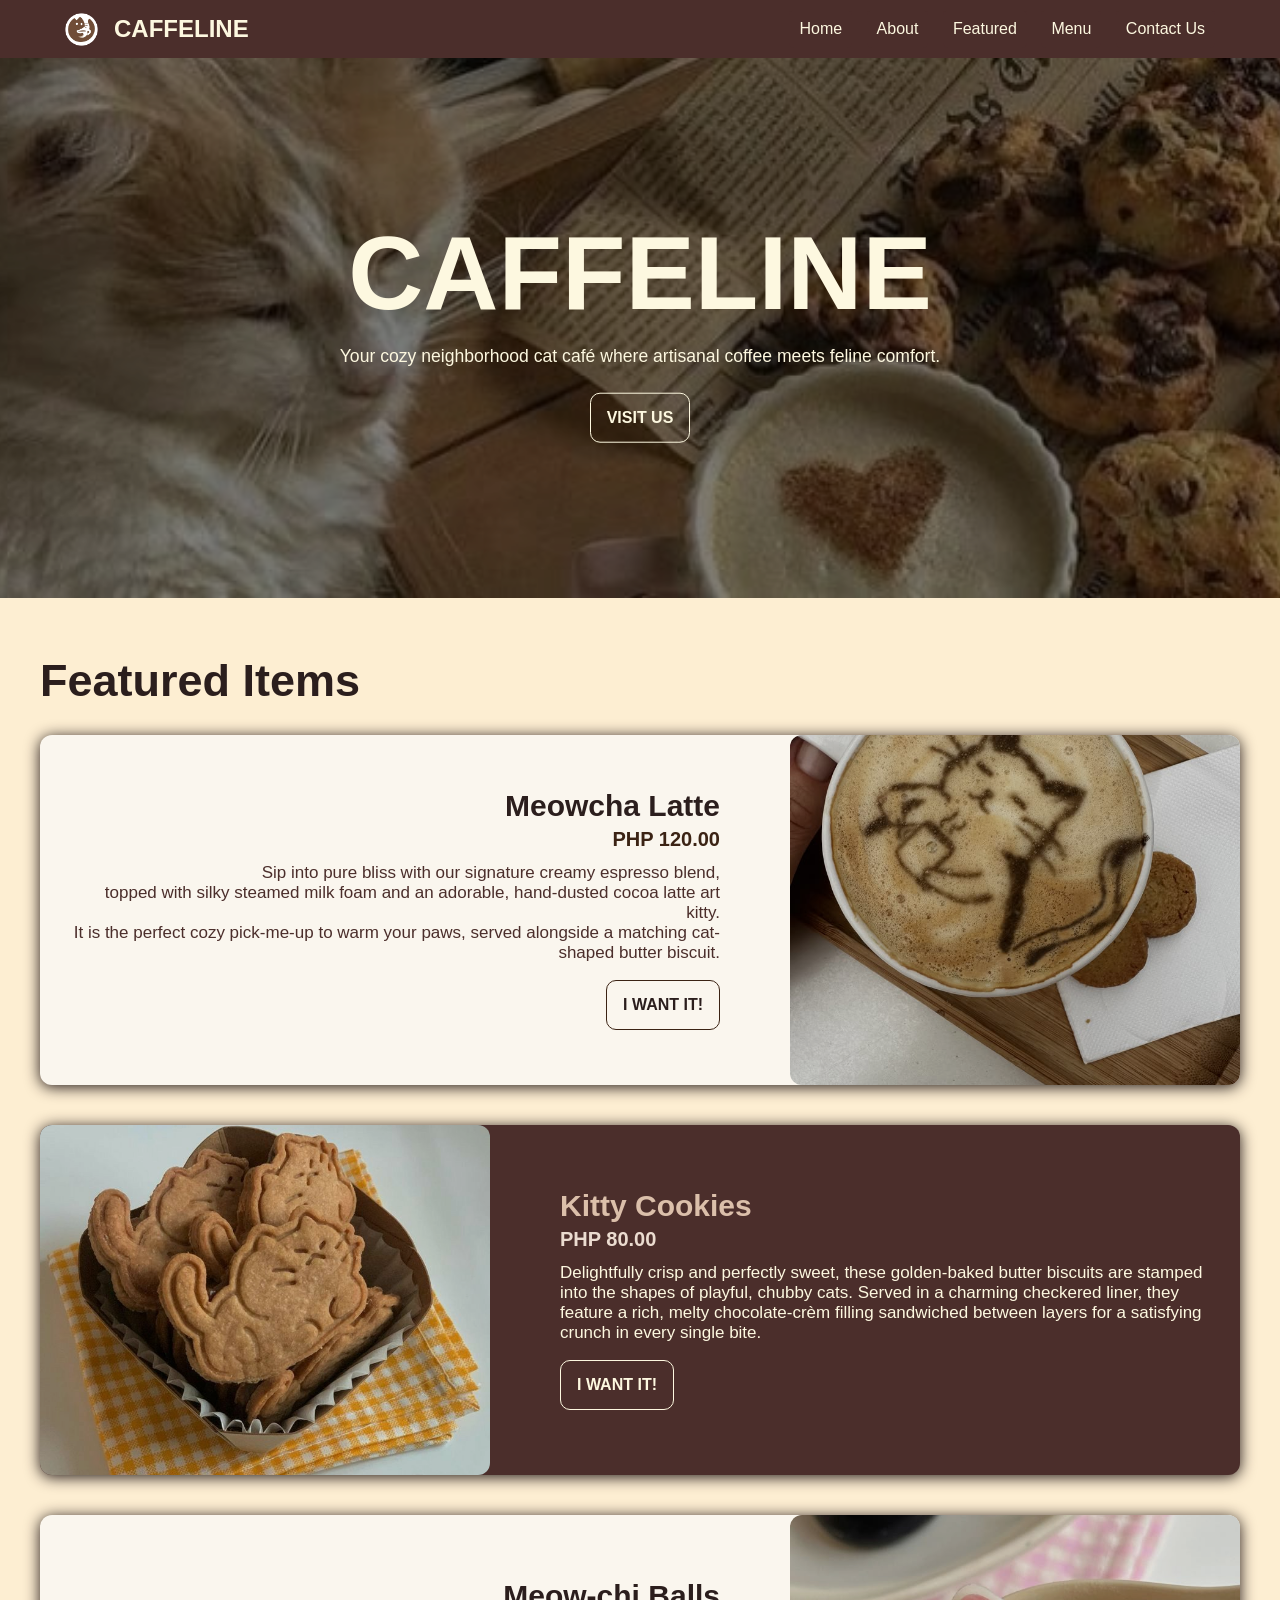
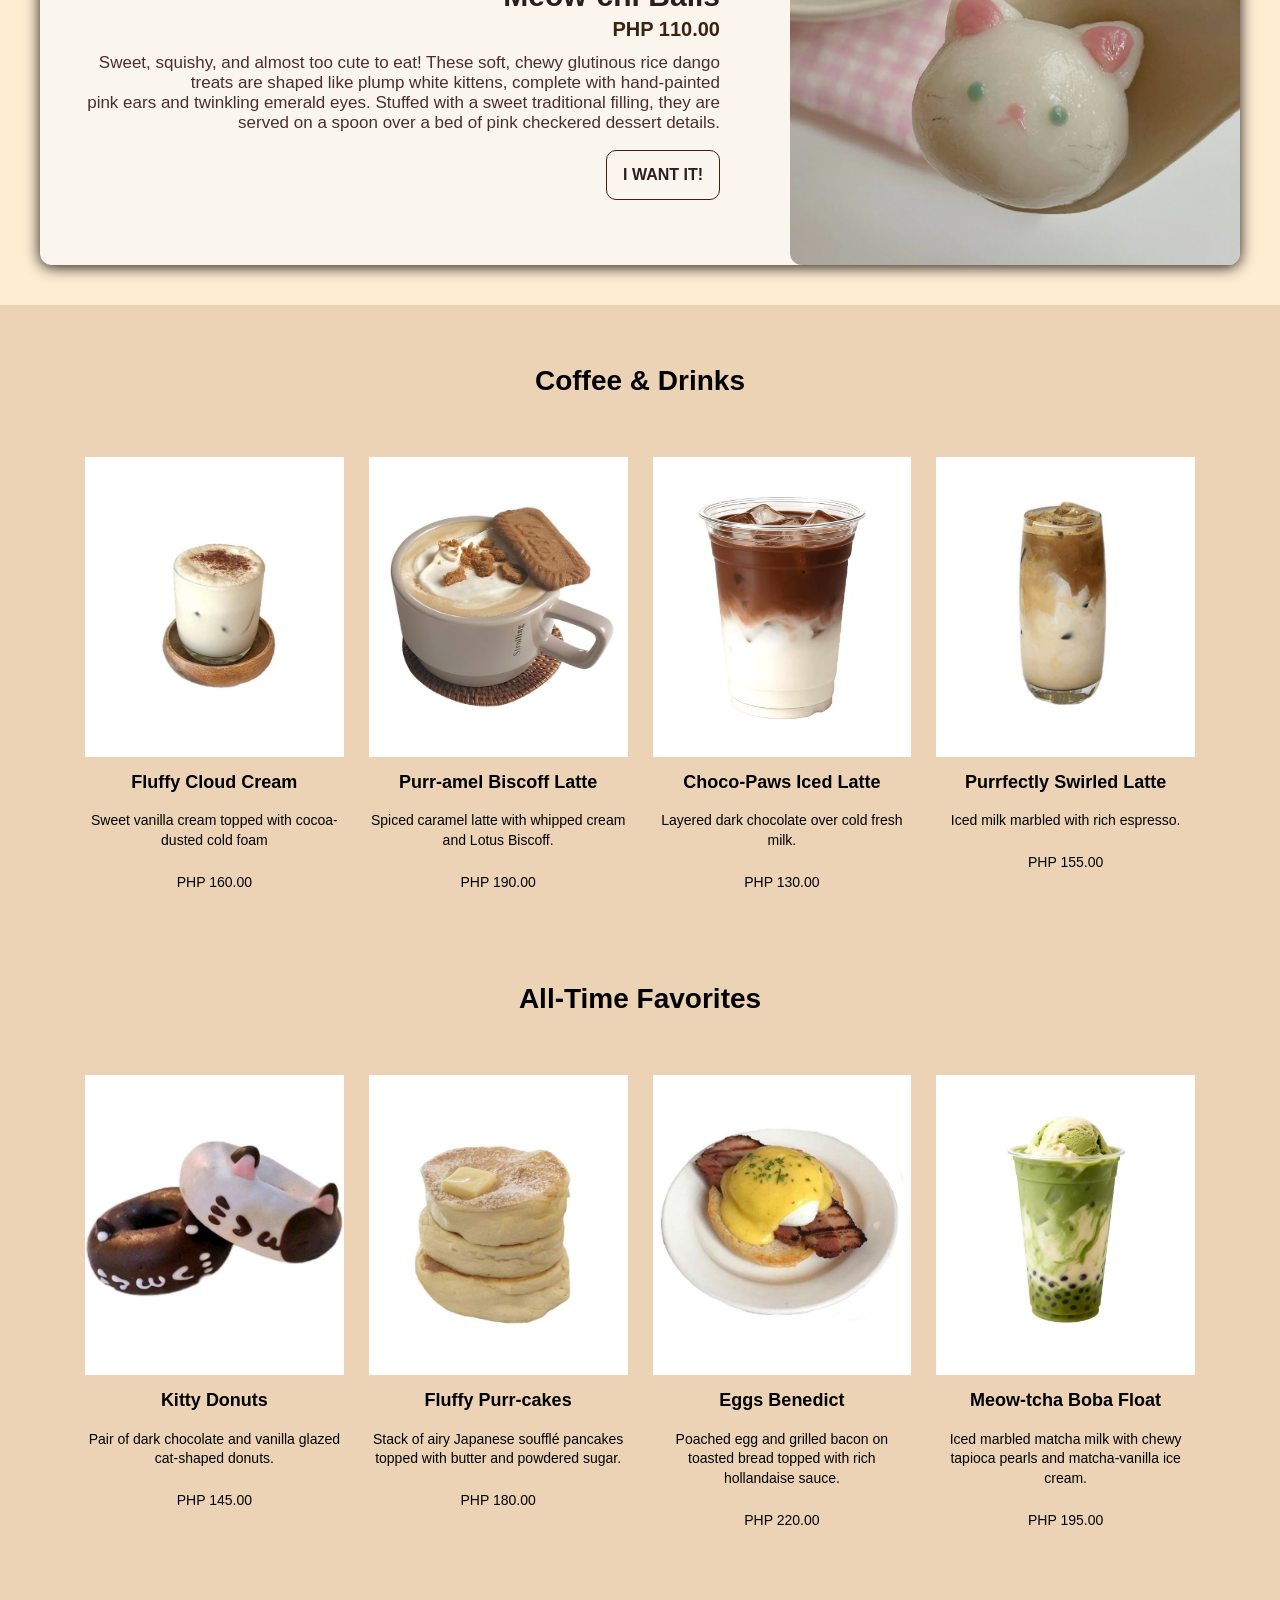
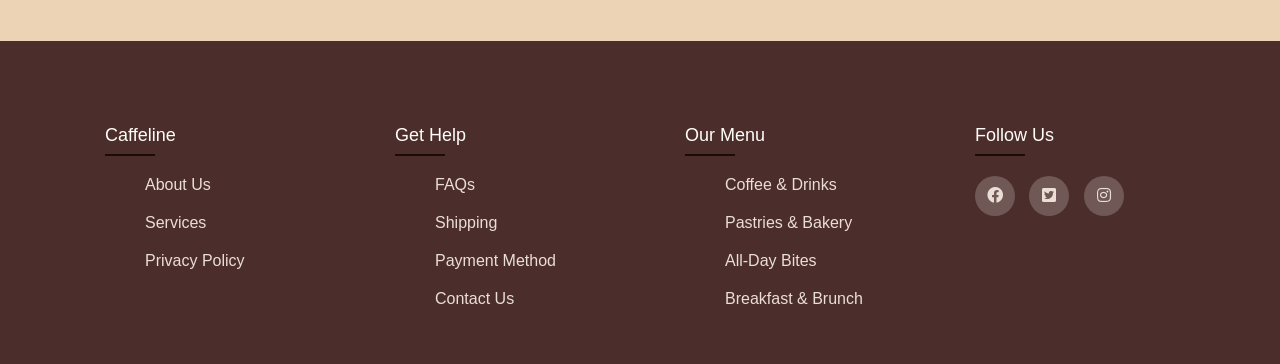
<file: index.html>
<!DOCTYPE html>
<html lang="en">
<head>
    <meta charset="UTF-8">
    <meta name="viewport" content="width=device-width, initial-scale=1.0">
    <title>Caffeline</title>
    <link rel="stylesheet" href="caffeline.css">
    <link rel="stylesheet" href="https://use.fontawesome.com/releases/v5.8.2/css/all.css">
</head>
<body>
    <header>
        <div class="logo-container">
            <a href="#">
                <img src="Untitled design (1).png" alt="Caffeline Logo" class="logo-img">
                <span class="logo-text">CAFFELINE</span>
            </a>
        </div>

        <nav>
            <a href="#Home">Home</a>
            <a href="aboutus.html">About</a>
            <a href="#Featured-Items">Featured</a>
            <a href="#Menu">Menu</a>
            <a href="contact.html">Contact Us</a>
        </nav>
    </header>

    <section class="hero" id="Home">
        <div class="hero-container">
            <img src="hero2.jpg" alt="meow">
            
        
            <div class="hero-welcome">
                <h2>CAFFELINE</h2>
                <p>Your cozy neighborhood cat café where artisanal coffee meets feline comfort.</p>
                <button class="b">VISIT US</button>
            </div>
        </div>
    </section>

    <section class="feature" id="Featured-Items">
        <div class="feature-container">

            <div class="feature-header">
                <h2>Featured Items</h2>
            </div>
            
            <div class="feature-item">
                <div class="feature-img">
                    <img src="coffee.jpg" alt="meowcha">
                </div>
                
                <div class="feature-content">
                    <h3>Meowcha Latte</h3>
                    <h4>PHP 120.00</h4>
                    <p>Sip into pure bliss with our signature creamy espresso blend, <br> topped with silky steamed milk foam and an adorable, hand-dusted cocoa latte art kitty. <br> It is the perfect cozy pick-me-up to warm your paws, served alongside a matching cat-shaped butter biscuit.</p>
                    <button class="feature-button">I WANT IT!</button>
                </div>
            </div>

            <div class="feature-item2">
                <div class="feature-img">
                    <img src="kitty cookies.jpg" alt="cookies">
                </div>
                
                <div class="feature-content2">
                    <h3>Kitty Cookies</h3>
                    <h4>PHP 80.00</h4>
                    <p>Delightfully crisp and perfectly sweet, these golden-baked butter biscuits are stamped <br> into the shapes of playful, chubby cats. Served in a charming checkered liner, they <br> feature a rich, melty chocolate-crèm filling sandwiched between layers for a satisfying crunch in every single bite.</p>
                    <button class="feature-button2">I WANT IT!</button>
                </div>
            </div>

            <div class="feature-item">
                <div class="feature-img">
                    <img src="mochi.jpg" alt="mochi">
                </div>
                
                <div class="feature-content">
                    <h3>Meow-chi Balls</h3>
                    <h4>PHP 110.00</h4>
                    <p>Sweet, squishy, and almost too cute to eat! These soft, chewy glutinous rice dango <br> treats are shaped like plump white kittens, complete with hand-painted <br> pink ears and twinkling emerald eyes. Stuffed with a sweet traditional filling, they are served on a spoon over a bed of pink checkered dessert details.</p>
                    <button class="feature-button">I WANT IT!</button>
                </div>
            </div>
        </div>
    </section>

    <section class="Menu" id="Menu">
        <div class="menu-header">
                <h2>Coffee & Drinks</h2>
        </div>

        <div class="menu-container">

            <div class="menu-item">
                <div class="product">
                    <a href=""><img src="white.jpg" style="height: 300px;"></a>
                    <div class="overlay">
                        <button type="button" class="bruh" title="Quick Shop"><i class="far fa-eye"></i></button>
                        <button type="button" class="bruh" title="Add to Wishlist"><i class="fas fa-heart"></i></button>
                    </div>
                </div>

                <div class="product-text">
                    <h2>Fluffy Cloud Cream</h2>
                    <h4>Sweet vanilla cream topped with cocoa-dusted cold foam</h4>
                    <h5>PHP 160.00</h5>
                </div>
            </div>

            <div class="menu-item">
                <div class="product">
                    <a href=""><img src="biscoff.jpg" style="height: 300px;"></a>
                    <div class="overlay">
                        <button type="button" class="bruh" title="Quick Shop"><i class="far fa-eye"></i></button>
                        <button type="button" class="bruh" title="Add to Wishlist"><i class="fas fa-heart"></i></button>
                    </div>
                </div>

                <div class="product-text">
                    <h2>Purr-amel Biscoff Latte</h2>
                    <h4>Spiced caramel latte with whipped cream and Lotus Biscoff.</h4>
                    <h5>PHP 190.00</h5>
                </div>
            </div>

            <div class="menu-item">
                <div class="product">
                    <a href=""><img src="chocolatte.jpg" style="height: 300px;"></a>
                    <div class="overlay">
                        <button type="button" class="bruh" title="Quick Shop"><i class="far fa-eye"></i></button>
                        <button type="button" class="bruh" title="Add to Wishlist"><i class="fas fa-heart"></i></button>
                    </div>
                </div>

                <div class="product-text">
                    <h2>Choco-Paws Iced Latte</h2>
                    <h4>Layered dark chocolate over cold fresh milk.</h4>
                    <h5>PHP 130.00</h5>
                </div>
            </div>


            <div class="menu-item">
                <div class="product">
                    <a href=""><img src="coffeeice.jpg" style="height: 300px;"></a>
                    <div class="overlay">
                        <button type="button" class="bruh" title="Quick Shop"><i class="far fa-eye"></i></button>
                        <button type="button" class="bruh" title="Add to Wishlist"><i class="fas fa-heart"></i></button>
                    </div>
                </div>

                <div class="product-text">
                    <h2>Purrfectly Swirled Latte</h2>
                    <h4>Iced milk marbled with rich espresso.</h4>
                    <h5>PHP 155.00</h5>
                </div>
            </div>
        </div>

        <div class="menu-header">
            <h2>All-Time Favorites</h2>
        </div>

        <div class="menu-container">

            <div class="menu-item">
                <div class="product">
                    <a href=""><img src="meow donuts.jpg" style="height: 300px;"></a>
                    <div class="overlay">
                        <button type="button" class="bruh" title="Quick Shop"><i class="far fa-eye"></i></button>
                        <button type="button" class="bruh" title="Add to Wishlist"><i class="fas fa-heart"></i></button>
                    </div>
                </div>

                <div class="product-text">
                    <h2>Kitty Donuts</h2>
                    <h4>Pair of dark chocolate and vanilla glazed cat-shaped donuts.</h4>
                    <h5>PHP 145.00</h5>
                </div>
            </div>

            <div class="menu-item">
                <div class="product">
                    <a href=""><img src="pankek.jpg" style="height: 300px;"></a>
                    <div class="overlay">
                        <button type="button" class="bruh" title="Quick Shop"><i class="far fa-eye"></i></button>
                        <button type="button" class="bruh" title="Add to Wishlist"><i class="fas fa-heart"></i></button>
                    </div>
                </div>

                <div class="product-text">
                    <h2>Fluffy Purr-cakes</h2>
                    <h4>Stack of airy Japanese soufflé pancakes topped with butter and powdered sugar.</h4>
                    <h5>PHP 180.00</h5>
                </div>
            </div>

            <div class="menu-item">
                <div class="product">
                    <a href=""><img src="eggsbenedik.jpg" style="height: 300px;"></a>
                    <div class="overlay">
                        <button type="button" class="bruh" title="Quick Shop"><i class="far fa-eye"></i></button>
                        <button type="button" class="bruh" title="Add to Wishlist"><i class="fas fa-heart"></i></button>
                    </div>
                </div>

                <div class="product-text">
                    <h2>Eggs Benedict</h2>
                    <h4>Poached egg and grilled bacon on toasted bread topped with rich hollandaise sauce.</h4>
                    <h5>PHP 220.00</h5>
                </div>
            </div>


            <div class="menu-item">
                <div class="product">
                    <a href=""><img src="green.jpg" style="height: 300px;"></a>
                    <div class="overlay">
                        <button type="button" class="bruh" title="Quick Shop"><i class="far fa-eye"></i></button>
                        <button type="button" class="bruh" title="Add to Wishlist"><i class="fas fa-heart"></i></button>
                    </div>
                </div>

                <div class="product-text">
                    <h2>Meow-tcha Boba Float</h2>
                    <h4>Iced marbled matcha milk with chewy tapioca pearls and matcha-vanilla ice cream.</h4>
                    <h5>PHP 195.00</h5>
                </div>
            </div>

        </div>
    </section>


    <footer class="footer" id="Contact">
        <div class="footer-container">
           <div class="row">
                <div class="footer-deets">
                    <h4>Caffeline</h4>
                    <ul>
                        <li><a href="#">About us</a></li>
                        <li><a href="#">Services</a></li>
                        <li><a href="#">Privacy Policy</a></li>
                    </ul>
                </div> 
                
                <div class="footer-deets">
                    <h4>Get Help</h4>
                    <ul>
                        <li><a href="#">FAQs</a></li>
                        <li><a href="#">Shipping</a></li>
                        <li><a href="#">Payment Method</a></li>
                        <li><a href="#">Contact Us</a></li>
                    </ul>
                </div>

                <div class="footer-deets">
                    <h4>Our Menu</h4>
                    <ul>
                        <li><a href="#">Coffee & Drinks</a></li>
                        <li><a href="#">Pastries & Bakery</a></li>
                        <li><a href="#">All-Day Bites</a></li>
                        <li><a href="#">Breakfast & Brunch</a></li>
                    </ul>
                </div>

                <div class="footer-deets">
                    <h4>Follow Us</h4>
                    <div class="social-links">
                        <a href="#"><i class="fab fa-facebook text-white mx-0"></i></a>
					    <a href="#"><i class="fab fa-twitter-square text-white mx-4"></i></a>
					    <a href="#"><i class="fab fa-instagram text-white"></i></a>
                    </div>
                </div>  
            </div>
        </div>
    </footer>

</body>
</html>
</file>
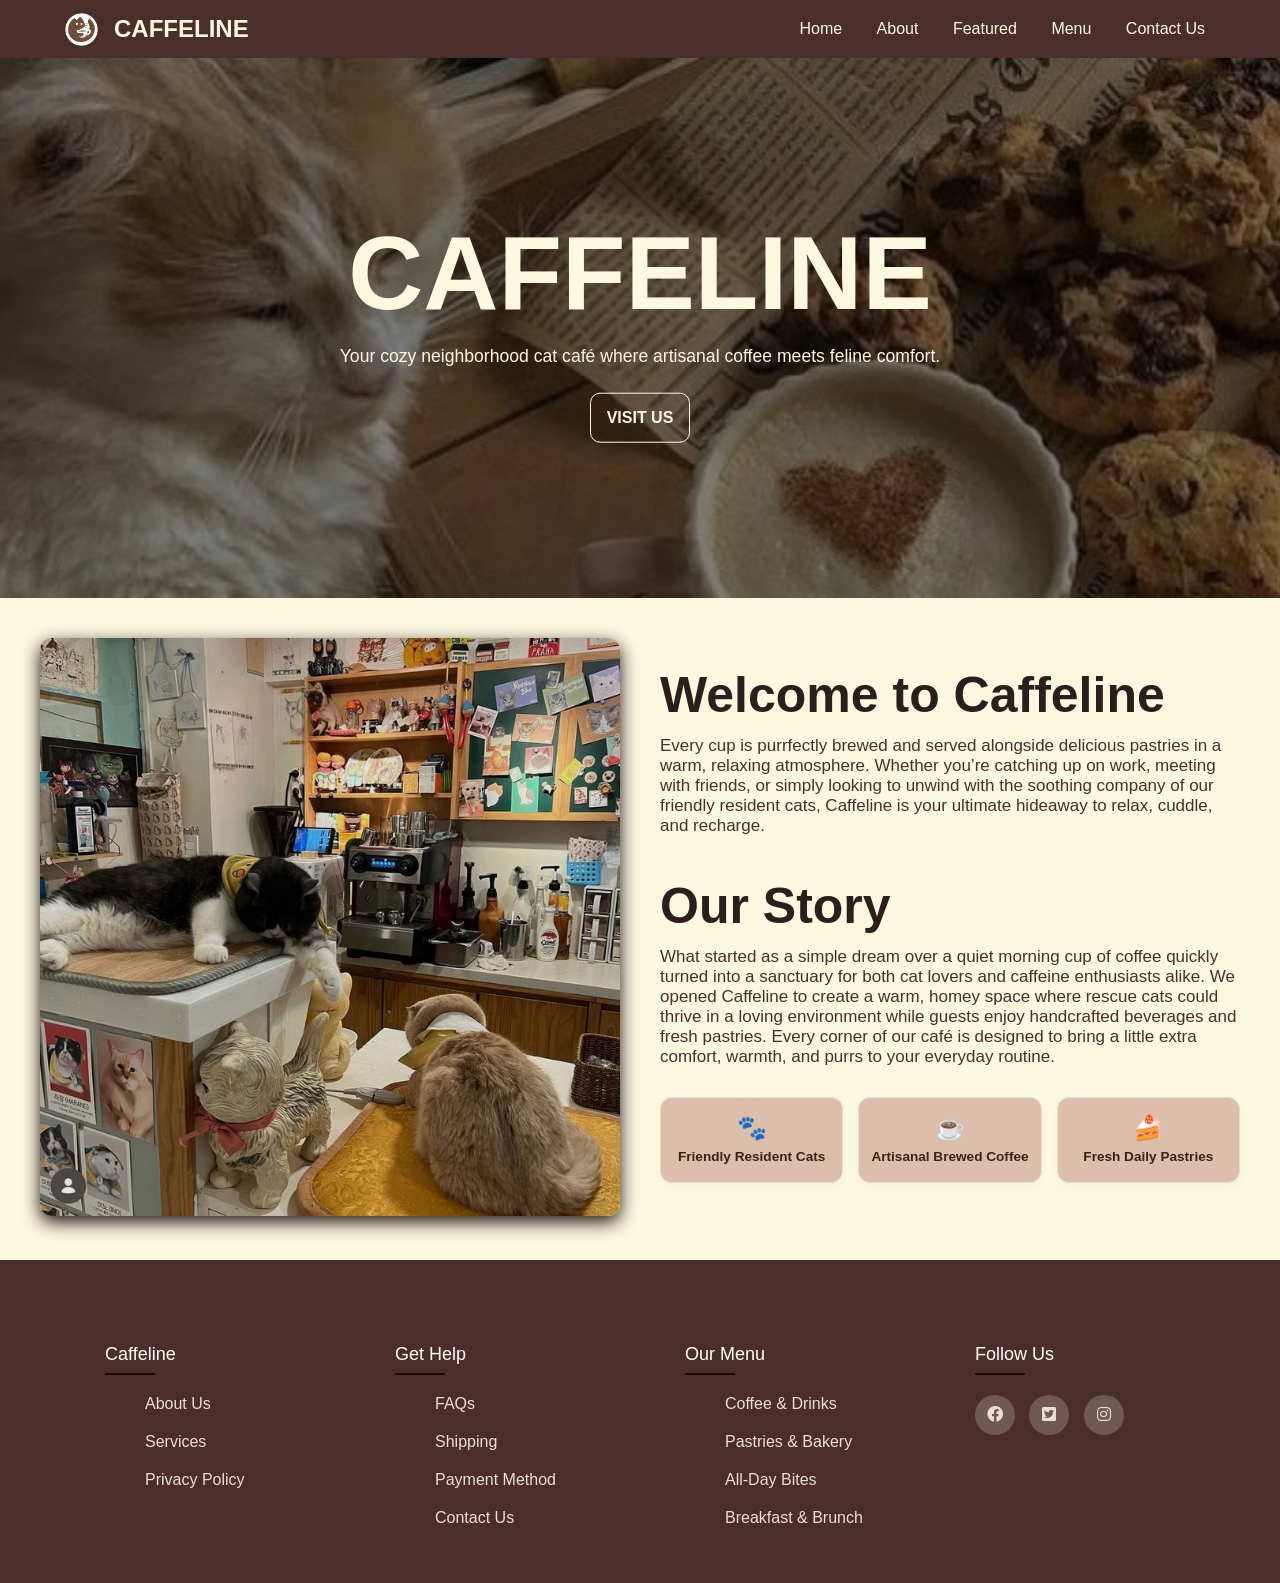
<file: aboutus.html>
<!DOCTYPE html>
<html lang="en">
<head>
    <meta charset="UTF-8">
    <meta name="viewport" content="width=device-width, initial-scale=1.0">
    <title>Caffeline</title>
    <link rel="stylesheet" href="caffeline.css">
    <link rel="stylesheet" href="https://use.fontawesome.com/releases/v5.8.2/css/all.css">
</head>
<body>
    <header>
        <div class="logo-container">
            <a href="#">
                <img src="Untitled design (1).png" alt="Caffeline Logo" class="logo-img">
                <span class="logo-text">CAFFELINE</span>
            </a>
        </div>

        <nav>
            <a href="index.html">Home</a>
            <a href="#About">About</a>
            <a href="index.html">Featured</a>
            <a href="index.html">Menu</a>
            <a href="contact.html">Contact Us</a>
        </nav>
    </header>

    <section class="hero" id="Home">
        <div class="hero-container">
            <img src="hero2.jpg" alt="meow">
            
        
            <div class="hero-welcome">
                <h2>CAFFELINE</h2>
                <p>Your cozy neighborhood cat café where artisanal coffee meets feline comfort.</p>
                <button class="b">VISIT US</button>
            </div>
        </div>
    </section> 

     <section class="about" id="About">
        <div class="about-container">

            <div class="about-image">
                <img src="cat.jpg" alt="cozycat">
            </div>

            <div class="about-content">
                <h2>Welcome to Caffeline</h2>
                <p>Every cup is purrfectly brewed and served alongside delicious pastries in a warm, relaxing atmosphere. 
                    Whether you’re catching up on work, meeting with friends, or simply looking to unwind with the soothing company of our friendly resident cats, 
                    Caffeline is your ultimate hideaway to relax, cuddle, and recharge.
                </p>

                <h2>Our Story </h2>
                <p>
                    What started as a simple dream over a quiet morning cup of coffee quickly turned into a sanctuary for both cat lovers and caffeine enthusiasts alike. 
                    We opened Caffeline to create a warm, homey space where rescue cats could thrive in a loving environment while guests enjoy handcrafted beverages and fresh pastries.
                    Every corner of our café is designed to bring a little extra comfort, warmth, and purrs to your everyday routine.
                </p>

                <div class="feature-box">
                    <div class="feature-card">
                        <span class="card-icon">🐾</span>
                        <span class="card-text">Friendly Resident Cats</span>
                    </div>

                    <div class="feature-card">
                        <span class="card-icon">☕</span>
                        <span class="card-text">Artisanal Brewed Coffee</span>
                    </div>

                    <div class="feature-card">
                    <span class="card-icon">🍰</span>
                    <span class="card-text">Fresh Daily Pastries</span>
                    </div>
                </div>
            </div>
        </div>
    </section>

     <footer class="footer" id="Contact">
        <div class="footer-container">
           <div class="row">
                <div class="footer-deets">
                    <h4>Caffeline</h4>
                    <ul>
                        <li><a href="#">About us</a></li>
                        <li><a href="#">Services</a></li>
                        <li><a href="#">Privacy Policy</a></li>
                    </ul>
                </div> 
                
                <div class="footer-deets">
                    <h4>Get Help</h4>
                    <ul>
                        <li><a href="#">FAQs</a></li>
                        <li><a href="#">Shipping</a></li>
                        <li><a href="#">Payment Method</a></li>
                        <li><a href="#">Contact Us</a></li>
                    </ul>
                </div>

                <div class="footer-deets">
                    <h4>Our Menu</h4>
                    <ul>
                        <li><a href="#">Coffee & Drinks</a></li>
                        <li><a href="#">Pastries & Bakery</a></li>
                        <li><a href="#">All-Day Bites</a></li>
                        <li><a href="#">Breakfast & Brunch</a></li>
                    </ul>
                </div>

                <div class="footer-deets">
                    <h4>Follow Us</h4>
                    <div class="social-links">
                        <a href="#"><i class="fab fa-facebook text-white mx-0"></i></a>
					    <a href="#"><i class="fab fa-twitter-square text-white mx-4"></i></a>
					    <a href="#"><i class="fab fa-instagram text-white"></i></a>
                    </div>
                </div>  
            </div>
        </div>
    </footer>
</body>
</html>
</file>
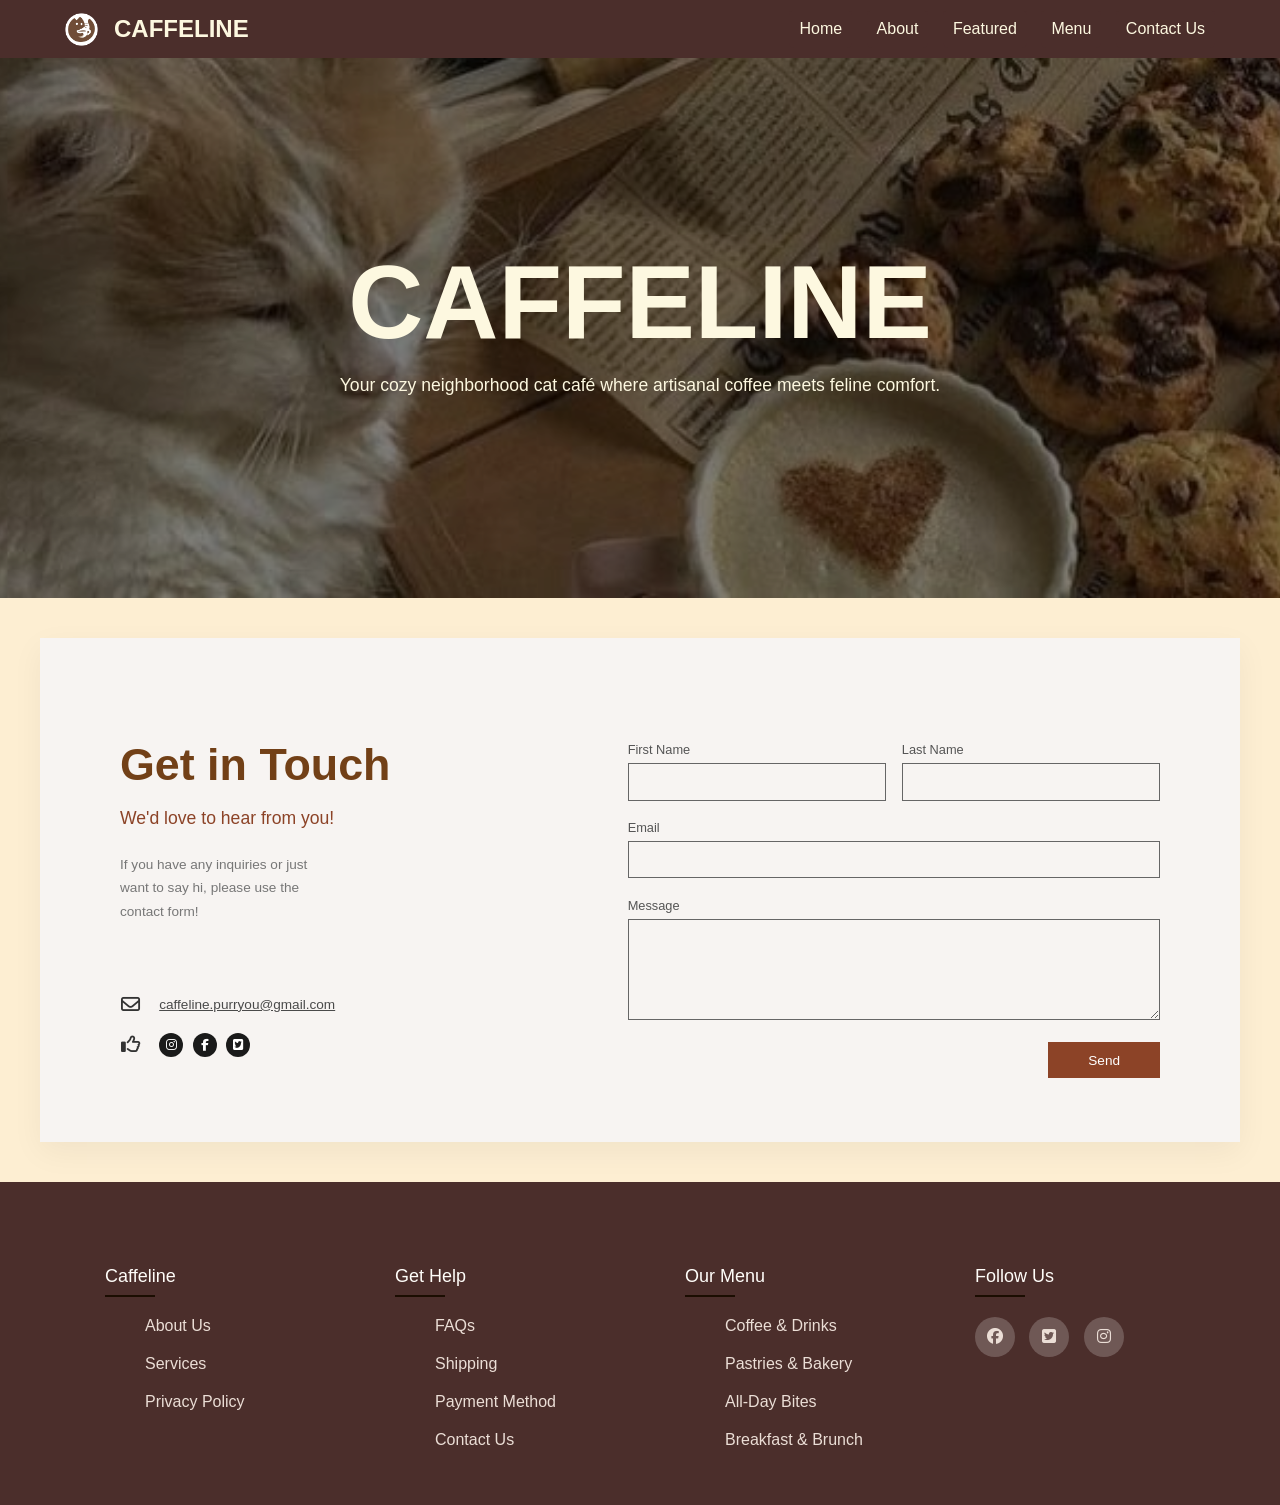
<file: contact.html>
<!DOCTYPE html>
<html lang="en">
<head>
    <meta charset="UTF-8">
    <meta name="viewport" content="width=device-width, initial-scale=1.0">
    <title>Caffeline</title>
    <link rel="stylesheet" href="caffeline.css">
    <link rel="stylesheet" href="https://use.fontawesome.com/releases/v5.8.2/css/all.css">
    <link rel="stylesheet" href="https://cdnjs.cloudflare.com/ajax/libs/font-awesome/6.4.0/css/all.min.css">
</head>
<body>
    <header>
        <div class="logo-container">
            <a href="#">
                <img src="Untitled design (1).png" alt="Caffeline Logo" class="logo-img">
                <span class="logo-text">CAFFELINE</span>
            </a>
        </div>

        <nav>
            <a href="index.html">Home</a>
            <a href="aboutus.html">About</a>
            <a href="#Featured-Items">Featured</a>
            <a href="index.html">Menu</a>
            <a href="contact.html">Contact Us</a>
        </nav>
    </header>
   <section class="hero" id="Home">
        <div class="hero-container">
            <img src="hero2.jpg" alt="meow">
            
        
            <div class="hero-welcome">
                <h2>CAFFELINE</h2>
                <p>Your cozy neighborhood cat café where artisanal coffee meets feline comfort.</p>
            </div>
        </div>
    </section>

    <section class="contact" id="Contact-Us">
        <div class="contact-container">
            <div class="contact-info">
                <h1>Get in Touch</h1>
                <h3>We'd love to hear from you!</h3>
                <p>If you have any inquiries or just want to say hi, please use the contact form!</p>
                
                <div class="contact-detail">
                    <div class="detail-row">
                        <i class="fa-regular fa-envelope"></i>
                        <a href="mailto:caffeline.purryou@gmail.com">caffeline.purryou@gmail.com</a>
                    </div>

                    <div class="detail-row">
                        <i class="fa-regular fa-thumbs-up"></i>
                        <div class="social-icons">
                            <a href="#" aria-label="Instagram"><i class="fa-brands fa-instagram"></i></a>
                            <a href="#" aria-label="Facebook"><i class="fa-brands fa-facebook-f"></i></a>
                            <a href="#" aria-label="Twitter"><i class="fa-brands fa-twitter-square"></i></a>
                        </div>
                    </div>
                </div>
            </div>

            <div class="contact-form-container">
                <form class="contact-form">
                    <div class="name-row">
                        <div class="form-set">
                            <label for="first-name">First Name</label>
                            <input type="text" id="first-name" name="first-name">
                        </div>
                        <div class="form-set">
                            <label for="last-name">Last Name</label>
                            <input type="text" id="last-name" name="last-name">
                        </div>

                        <div class="form-set">
                            <label for="email">Email</label>
                            <input type="email" id="email" name="email">
                        </div>

                        <div class="form-set">
                            <label for="message">Message</label>
                            <textarea id="message" name="message" rows="5"></textarea>
                        </div>

                        <div class="form-button">
                            <button type="submit" class="submit-btn">Send</button>
                        </div>
                    </div>
                </form>
            </div>
        </div>
    </section>

    <footer class="footer" id="Contact">
        <div class="footer-container">
           <div class="row">
                <div class="footer-deets">
                    <h4>Caffeline</h4>
                    <ul>
                        <li><a href="#">About us</a></li>
                        <li><a href="#">Services</a></li>
                        <li><a href="#">Privacy Policy</a></li>
                    </ul>
                </div> 
                
                <div class="footer-deets">
                    <h4>Get Help</h4>
                    <ul>
                        <li><a href="#">FAQs</a></li>
                        <li><a href="#">Shipping</a></li>
                        <li><a href="#">Payment Method</a></li>
                        <li><a href="#">Contact Us</a></li>
                    </ul>
                </div>

                <div class="footer-deets">
                    <h4>Our Menu</h4>
                    <ul>
                        <li><a href="#">Coffee & Drinks</a></li>
                        <li><a href="#">Pastries & Bakery</a></li>
                        <li><a href="#">All-Day Bites</a></li>
                        <li><a href="#">Breakfast & Brunch</a></li>
                    </ul>
                </div>

                <div class="footer-deets">
                    <h4>Follow Us</h4>
                    <div class="social-links">
                        <a href="#"><i class="fab fa-facebook text-white mx-0"></i></a>
					    <a href="#"><i class="fab fa-twitter-square text-white mx-4"></i></a>
					    <a href="#"><i class="fab fa-instagram text-white"></i></a>
                    </div>
                </div>  
            </div>
        </div>
    </footer>

    <script>
        const contactForm = document.querySelector(".contact-form");

        contactForm.addEventListener("submit", function (event) {
        event.preventDefault();

        alert("Message sent!");
        contactForm.reset();
        });
    </script>
</body>
</html>
</file>
<file: caffeline.css>
.container{
    display: grid;
    grid-template-rows: 1fr 1fr 1fr;
    gap: 15px;
}

body{
    font-family:'Lucida Sans', 'Lucida Sans Regular', 'Lucida Grande', 'Lucida Sans Unicode', Geneva, Verdana, sans-serif;
    margin: 0;
    background-color: rgb(253, 238, 210);
}

header{
    display: flex;
    justify-content: space-between;
    align-items: center;
    background-color: #4B2E2B;
    padding: 10px;
}

nav a{
    text-decoration: none;
    display: inline-block;
    padding: 10px 10px;
    margin-left: 10px;
    border-radius: 5px;
    background-color: #4B2E2B;
    color: rgb(253, 248, 224);
    transition: background-color 0.3s ease, color 0.3s ease;
}

nav a:hover{
    background-color: #201514;
}

header nav{
    margin-right: 55px;
}

.logo-container a{
    display: flex;
    align-items: center;
    text-decoration: none;
}

.logo-img {
    height: 35px;
    width: auto;
    margin-right: 10px;
    margin-left: 54px;
}

.logo-text {
    font-family: 'Lucida Sans', 'Lucida Sans Regular', 'Lucida Grande', 'Lucida Sans Unicode', Geneva, Verdana, sans-serif;
    font-size: 24px;
    font-weight: bold;
    color: rgb(253, 248, 224);
    margin-left: 5px;
}

header a{
    color: rgb(253, 248, 224);
    font-family: 'Lucida Sans', 'Lucida Sans Regular', 'Lucida Grande', 'Lucida Sans Unicode', Geneva, Verdana, sans-serif;
    text-decoration: none;
}

.hero{
    width: 100%;
    color: rgb(253, 248, 224);
}

.hero-container{
    position: relative;
    width: 100%;
    height: 60vh;
    overflow: hidden;
}

.hero-container img {
  width: 100%;
  height: 100%;
  display: block;
  filter: blur(2px);
  filter: brightness(0.5);
  object-fit: cover;
  object-position: center;

}

.hero-welcome {
    position: absolute;
    top: 50%;
    left: 50%;
    transform: translate(-50%, -50%); 
    display: flex;
    flex-direction: column;
    align-items: center;
    justify-content: center;
    gap: 8px; 
    
    text-align: center;
    width: 90%; 
    box-sizing: border-box;
}

.hero-welcome h2 {
    font-family: 'Lucida Sans', 'Lucida Sans Regular', 'Lucida Grande', 'Lucida Sans Unicode', Geneva, Verdana, sans-serif;
    font-size: clamp(3.5rem, 10vw, 6.5rem); 
    margin: 0;
    margin-bottom: -25px;
    color: rgb(253, 248, 224);
}

.hero-welcome p {
    font-family: 'Trebuchet MS', 'Lucida Sans Unicode', 'Lucida Grande', 'Lucida Sans', Arial, sans-serif;
    font-size: clamp(0.75rem, 2vw, 1.1rem);
    margin-top: 30px;
    
}

.b {
    appearance: none;
    background-color: transparent;
    border: 1px solid rgb(253, 248, 224);
    border-radius: 10px;
    box-sizing: border-box;
    color: rgb(253, 248, 224);
    cursor: pointer;
    display: inline-block;
    font-family: 'Trebuchet MS', 'Lucida Sans Unicode', 'Lucida Grande', 'Lucida Sans', Arial, sans-serif;
    font-size: 16px;
    font-weight: 600;
    line-height: normal;
    margin: 0;
    min-height: 50px;
    min-width: 0;
    outline: none;
    padding: 8px 16px;
    text-align: center;
    text-decoration: none;
    transition: all 300ms cubic-bezier(.23, 1, 0.32, 1);
    user-select: none;
    -webkit-user-select: none;
    touch-action: manipulation;
    width: auto;
}

.b:disabled {
    pointer-events: none;
}

.b:hover {
    color: #201514;
    background-color:rgb(253, 248, 224);
    box-shadow: rgba(31, 28, 28, 0.25) 0 8px 15px;
    transform: translateY(-2px);
}

.b:active {
    box-shadow: none;
    transform: translateY(0);
}

.about{
    background-color:rgb(253, 248, 224);
    padding: 40px 1%;
}

.about-container{
    display: flex;
    align-items: center;
    justify-content: space-between;
    gap: 40px;
    max-width: 1200px;
    margin: 0 auto;
    color: #4B2E2B;

}

.about-image, .about-content{
    flex: 1;
}

.about-image img {
    width: 100%;
    height: auto;
    border-radius: 12px;
    box-shadow: 0 6px 18px #201514;
    filter: brightness(0.9)
}

.about-content {
    margin-top: -50px;
}

.about-content h2{
    font-family:'Lucida Sans', 'Lucida Sans Regular', 'Lucida Grande', 'Lucida Sans Unicode', Geneva, Verdana, sans-serif;
    font-size: 50px;
    color: #2b1e1d;
}

.about-content p{
    font-family: 'Trebuchet MS', 'Lucida Sans Unicode', 'Lucida Grande', 'Lucida Sans', Arial, sans-serif;
    margin-top: -30px;
    font-size: 17px;
}

.feature-box {
    display: grid;
    grid-template-columns: repeat(3, 1fr);
    gap: 15px;
    margin-top: 30px;
}

.feature-card {
    background-color: #dbbfaa;
    border: 1px solid #ebdcd0;
    border-radius: 12px;
    padding: 16px 10px;
    text-align: center;
    box-shadow: 0 4px 12px rgba(0, 0, 0, 0.03);
    transition: transform 0.2s ease, box-shadow 0.2s ease;
}

.feature-card:hover {
    transform: translateY(-4px);
    box-shadow: 0 8px 18px rgba(0, 0, 0, 0.08);
}

.card-icon {
    font-size: 1.5rem;
    display: block;
    margin-bottom: 6px;
}

.card-text {
    font-size: 0.85rem;
    font-weight: 700;
    color: #3b2314;
    display: block;
    line-height: 1.3;
}

.contact {
  background-color: rgb(253, 238, 210); 
  font-family: 'Trebuchet MS', 'Lucida Sans Unicode', 'Lucida Grande', 'Lucida Sans', Arial, sans-serif;
  color: #4a4a4a;
  padding: 2.5rem;
  display: flex;
  justify-content: center;
}

.contact-container {
  background-color: #f7f4f2; 
  width: 100%;
  max-width: 1100px;
  padding: 4rem 5rem;
  display: grid;
  grid-template-columns: 1fr 1.2fr;
  gap: 4rem;
  align-items: start;
  box-shadow: 0 10px 30px rgba(0, 0, 0, 0.05);
}


.contact-info h1 {
  font-family: 'Trebuchet MS', 'Lucida Sans Unicode', 'Lucida Grande', 'Lucida Sans', Arial, sans-serif;
  font-size: 2.8rem;
  font-weight: 600;
  color: #724017;
  margin-bottom: 1rem;
  line-height: 1.15;
}

.contact-info h3 {
  font-family: 'Lucida Sans', 'Lucida Sans Regular', 'Lucida Grande', 'Lucida Sans Unicode', Geneva, Verdana, sans-serif;
  font-size: 1.1rem;
  font-weight: 400;
  color: #8c4327;
  margin-bottom: 1.5rem;
}

.contact-info p {
  font-size: 0.85rem;
  line-height: 1.7;
  color: #777;
  max-width: 28ch;
  margin-bottom: 4.5rem;
}

.contact-detail {
  display: flex;
  flex-direction: column;
  gap: 1.2rem;
}

.detail-row {
  display: flex;
  align-items: center;
  gap: 1.2rem;
}

.detail-row > i {
  font-size: 1.2rem;
  color: #333;
  width: 20px;
  text-align: center;
}

.detail-row a {
  font-size: 0.85rem;
  color: #4a4a4a;
  text-decoration: underline;
}

.social-icons {
  display: flex;
  align-items: center;
  gap: 0.6rem;
}

.social-icons a {
  display: inline-flex;
  justify-content: center;
  align-items: center;
  width: 24px;
  height: 24px;
  background-color: #1a1a1a;
  color: #fff;
  border-radius: 50%;
  font-size: 0.75rem;
  text-decoration: none;
  transition: background-color 0.2s ease;
}

.social-icons a:hover {
  background-color: #8c4327;
}

.contact-form-container {
  margin-top: 2.5rem;
}

.contact-form .name-row {
  display: grid;
  grid-template-columns: 1fr 1fr;
  gap: 1.2rem 1rem;
}

.form-set {
  display: flex;
  flex-direction: column;
  gap: 0.4rem;
}

.form-set:nth-child(3),
.form-set:nth-child(4),
.form-button {
  grid-column: span 2;
}

.form-set label {
  font-size: 0.8rem;
  color: #555;
}

.form-set input,
.form-set textarea {
  width: 100%;
  background-color: transparent;
  border: 1px solid #666;
  padding: 0.6rem;
  font-family: inherit;
  font-size: 0.9rem;
  color: #333;
  outline: none;
  box-sizing: border-box;
}

.form-set textarea {
  resize: vertical;
}

.form-set input:focus,
.form-set textarea:focus {
  border-color: #8c4327;
}

.form-button {
  display: flex;
  justify-content: flex-end;
  margin-top: 0.2rem;
}

.submit-btn {
  background-color: #8c4327;
  color: #fff;
  border: none;
  padding: 0.65rem 2.5rem;
  font-size: 0.85rem;
  cursor: pointer;
  transition: background-color 0.2s ease;
}

.submit-btn:hover {
  background-color: #6e331c;
}


.feature {
    padding: 20px 1%;
    padding-bottom: 40px;
}

.feature-content, .feature-content2 {
    padding: 30px;
    box-sizing: border-box;
}

.feature-header {
    font-family: 'Trebuchet MS', 'Lucida Sans Unicode', 'Lucida Grande', 'Lucida Sans', Arial, sans-serif;
    font-size: 30px;
    color: #2b1e1d;
    margin-bottom: -50px;
}

.feature-item {
    background-color: #FAF6EE;
    border-radius: 12px;
    box-shadow: 0 2px 15px #201514;
}

.feature-container {
    display: flex;
    flex-direction: column;
    gap: 40px;
    max-width: 1200px;
    margin: 0 auto;
    color: #4B2E2B;
}

.feature-item , .feature-item2 {
    display: flex;
    align-items: center;
    justify-content: center;
    gap: 40px;
    width: 100%;
}

.feature-item2 {
    background-color: #4B2E2B;
    border-radius: 12px;
    box-shadow: 0 2px 15px #201514;
    color: rgb(253, 248, 224);  
}

.feature-content2 h3{
    font-size: 30px;
    margin: 0;
    color: #dbbfaa;
    
}

.feature-content2 h4 {
    font-family: 'Trebuchet MS', 'Lucida Sans Unicode', 'Lucida Grande', 'Lucida Sans', Arial, sans-serif;
    font-size: 20px;
    color: #ebdcd0;
    margin-top: 5px;
    margin-bottom: -5px;
}


.feature-content2 p{
    font-family: 'Trebuchet MS', 'Lucida Sans Unicode', 'Lucida Grande', 'Lucida Sans', Arial, sans-serif;
    font-size: 17px;
}


.feature-button2 {

    appearance: none;
    background-color: transparent;
    border: 1px solid rgb(253, 248, 224);
    border-radius: 10px;
    box-sizing: border-box;
    color: rgb(253, 248, 224);
    cursor: pointer;
    display: inline-block;
    font-family: 'Trebuchet MS', 'Lucida Sans Unicode', 'Lucida Grande', 'Lucida Sans', Arial, sans-serif;
    font-size: 16px;
    font-weight: 600;
    line-height: normal;
    margin: 0;
    min-height: 50px;
    min-width: 0;
    outline: none;
    padding: 8px 16px;
    text-align: center;
    text-decoration: none;
    transition: all 300ms cubic-bezier(.23, 1, 0.32, 1);
    user-select: none;
    -webkit-user-select: none;
    touch-action: manipulation;
    width: auto;
}

.feature-button2:disabled {
    pointer-events: none;
}

.feature-button2:hover {
    color: #201514;
    background-color:rgb(253, 248, 224);
    box-shadow: rgba(31, 28, 28, 0.25) 0 8px 15px;
    transform: translateY(-2px);
}

.feature-button2:active {
    box-shadow: none;
    transform: translateY(0);
}


.feature-img img{
    display: block;
    width: 450px;
    height: 350px;
    object-fit: cover;
    border-radius: 12px;
    filter: brightness(0.9);
}

.feature-content {
    text-align: right;
}

.feature-content h3 {
    font-size: 30px;
    margin: 0;
    color: #2b1e1d;
}

.feature-content h4 {
    font-family: 'Trebuchet MS', 'Lucida Sans Unicode', 'Lucida Grande', 'Lucida Sans', Arial, sans-serif;
    font-size: 20px;
    color: #3b2314;
    margin-top: 5px;
    margin-bottom: -5px;
}

.feature-content p{
    font-family: 'Trebuchet MS', 'Lucida Sans Unicode', 'Lucida Grande', 'Lucida Sans', Arial, sans-serif;
    font-size: 17px;

}

.feature-item:nth-child(even) {
    flex-direction: row-reverse;
}

.feature-button {

    appearance: none;
    background-color: transparent;
    border: 1px solid #3b2314;
    border-radius: 10px;
    box-sizing: border-box;
    color: #2b1e1d;
    cursor: pointer;
    align-items: right;
    font-family: 'Trebuchet MS', 'Lucida Sans Unicode', 'Lucida Grande', 'Lucida Sans', Arial, sans-serif;
    font-size: 16px;
    font-weight: 600;
    line-height: normal;
    margin: 0;
    min-height: 50px;
    min-width: 0;
    outline: none;
    padding: 8px 16px;
    text-align: center;
    text-decoration: none;
    transition: all 300ms cubic-bezier(.23, 1, 0.32, 1);
    user-select: none;
    -webkit-user-select: none;
    touch-action: manipulation;
    width: auto;
}

.feature-button:disabled {
    pointer-events: none;
}

.feature-button:hover {
    color: #201514;
    background-color:#4B2E2B;
    box-shadow: rgba(31, 28, 28, 0.25) 0 8px 15px;
    transform: translateY(-2px);
}

.feature-button:active {
    box-shadow: none;
    transform: translateY(0);
}

.Menu{
    background-color:#ecd3b6;
    padding-bottom: 20px;
    padding-top: 20px;
}

.menu-container {
    max-width: 1150px;
    margin: 40px auto; 
    padding: 20px 20px;
    box-sizing: border-box;
    
}

.menu-header h2 {
    font-size: 28px;
    margin-bottom: 20px;
    margin-top: 40px;
    text-align: center; 
}

.menu-container {
    display: flex;
    justify-content: center;
    gap: 25px;
    flex-wrap: wrap;
}

.menu-item {
    flex: 1;
    min-width: 220px;
}

.product {
    position: relative;
    overflow: hidden;
    background-color: #ffffff;
}

.product img {
    width: 100%;
    height: 280px;
    object-fit: cover;
    display: block;
}

.product-text {
    font-family: 'Trebuchet MS', 'Lucida Sans Unicode', 'Lucida Grande', 'Lucida Sans', Arial, sans-serif;
    text-align: center;
    margin-top: 15px;
}

.product-text h2 {
    font-size: 18px;
    font-weight: bold;
    margin-bottom: 5px;
}

.product-text h4 {
    font-size: 14px;
    font-weight: normal;
    line-height: 1.4;
    margin-bottom: 6px;
}

.product-text h5 {
    font-size: 14px;
    font-weight: normal;
    padding-bottom: 10px;
}

.overlay{
    display: block;
    opacity: 0;
    position: absolute;
    top: 10%;
    margin-left: 0;
    width: 50px;
}

.product:hover .overlay {
    opacity: 1;
    transition: 1s;
    transform: translateY(-20px);
} 

.product:hover {
opacity: 1;
transition: 1s;
transform: translateY(-20px);
}

.product:hover:before {
opacity: 1;
}

.overlay .fa{
cursor: pointer;
background-color: #E1E1DF; 
color: #000000;
height: 35px;
width: 35px;
font-size: 20px;
padding: 20 px;
margin: 10%;
margin-bottom: 5%;
}

.overlay .bruh{
background: transparent;
border: none ;
box-shadow: none;
}

.row{
    margin-top: 20px;
    margin-right: 1px;
}       

.row{
    display: flex;
    flex-wrap: nowrap;
    justify-content: center;
    gap: 60px;
    max-width: 1200px;
    margin: 20px auto 0;
}

.footer-deets {
    flex: 0 1 200px;
}

.footer {
    background-color: #4B2E2B;
    padding: 40px 20px;
}

.footer ul {
    list-style-type: none;
}

.footer-deets {
    width: 25%;
    padding: 0 15px;
}

.footer-deets h4{
    font-family: 'Lucida Sans', 'Lucida Sans Regular', 'Lucida Grande', 'Lucida Sans Unicode', Geneva, Verdana, sans-serif;
    font-size: 18px;
    color: #fffdf9;
    text-transform: capitalize;
    margin-bottom: 30px;
    font-weight: 500;
    position: relative;
}

.footer-deets h4::before{
    content: '';
    position: absolute;
    left: 0;
    bottom: -10px;
    background-color: #1b0d01;
    height: 2px;
    box-sizing: border-box;
    width: 50px;
}

.footer-deets ul li:not(:last-child){
    margin-bottom: 20px;
}

.footer-deets ul li a{
    font-family: 'Trebuchet MS', 'Lucida Sans Unicode', 'Lucida Grande', 'Lucida Sans', Arial, sans-serif;
    font-size: 16px;
    text-transform: capitalize;
    color: #ffffff;
    text-decoration: none;
    color: #ebded6;
    display: block;
    transition: all 0.3s ease;
}

.footer-deets ul li a:hover{
color: #FEFEFE;
padding-left: 8px;
}

.footer-deets .social-links a{
display: inline-block;
height: 40px;
width: 40px;
background-color: rgba(255,255,255,0.2);
margin: 0 10px 10px 0;
text-align: center;
line-height: 40px;
border-radius: 50%;
color: #ebded6;
transition: all 0.3s ease;
}

.footer-deets .social-links a:hover{
color: #1b0d01;
background-color: #ffffff;
}

@media (max-width: 600px) {
    header {
        flex-direction: column;
        text-align: center;
    }

    .hero-container {
        height: 50vh;
    }

    .menu-container {
        grid-template-columns: 1fr;
    }

    .feature-box {
        grid-template-columns: 1fr;
    }

    .contact-container {
        padding: 1.5rem;
    }

    .contact-form .name-row {
        grid-template-columns: 1fr;
    }

    .form-set:nth-child(3),
    .form-set:nth-child(4),
    .form-button {
        grid-column: span 1;
    }

    .row {
        grid-template-columns: 1fr;
    }
}
</file>
